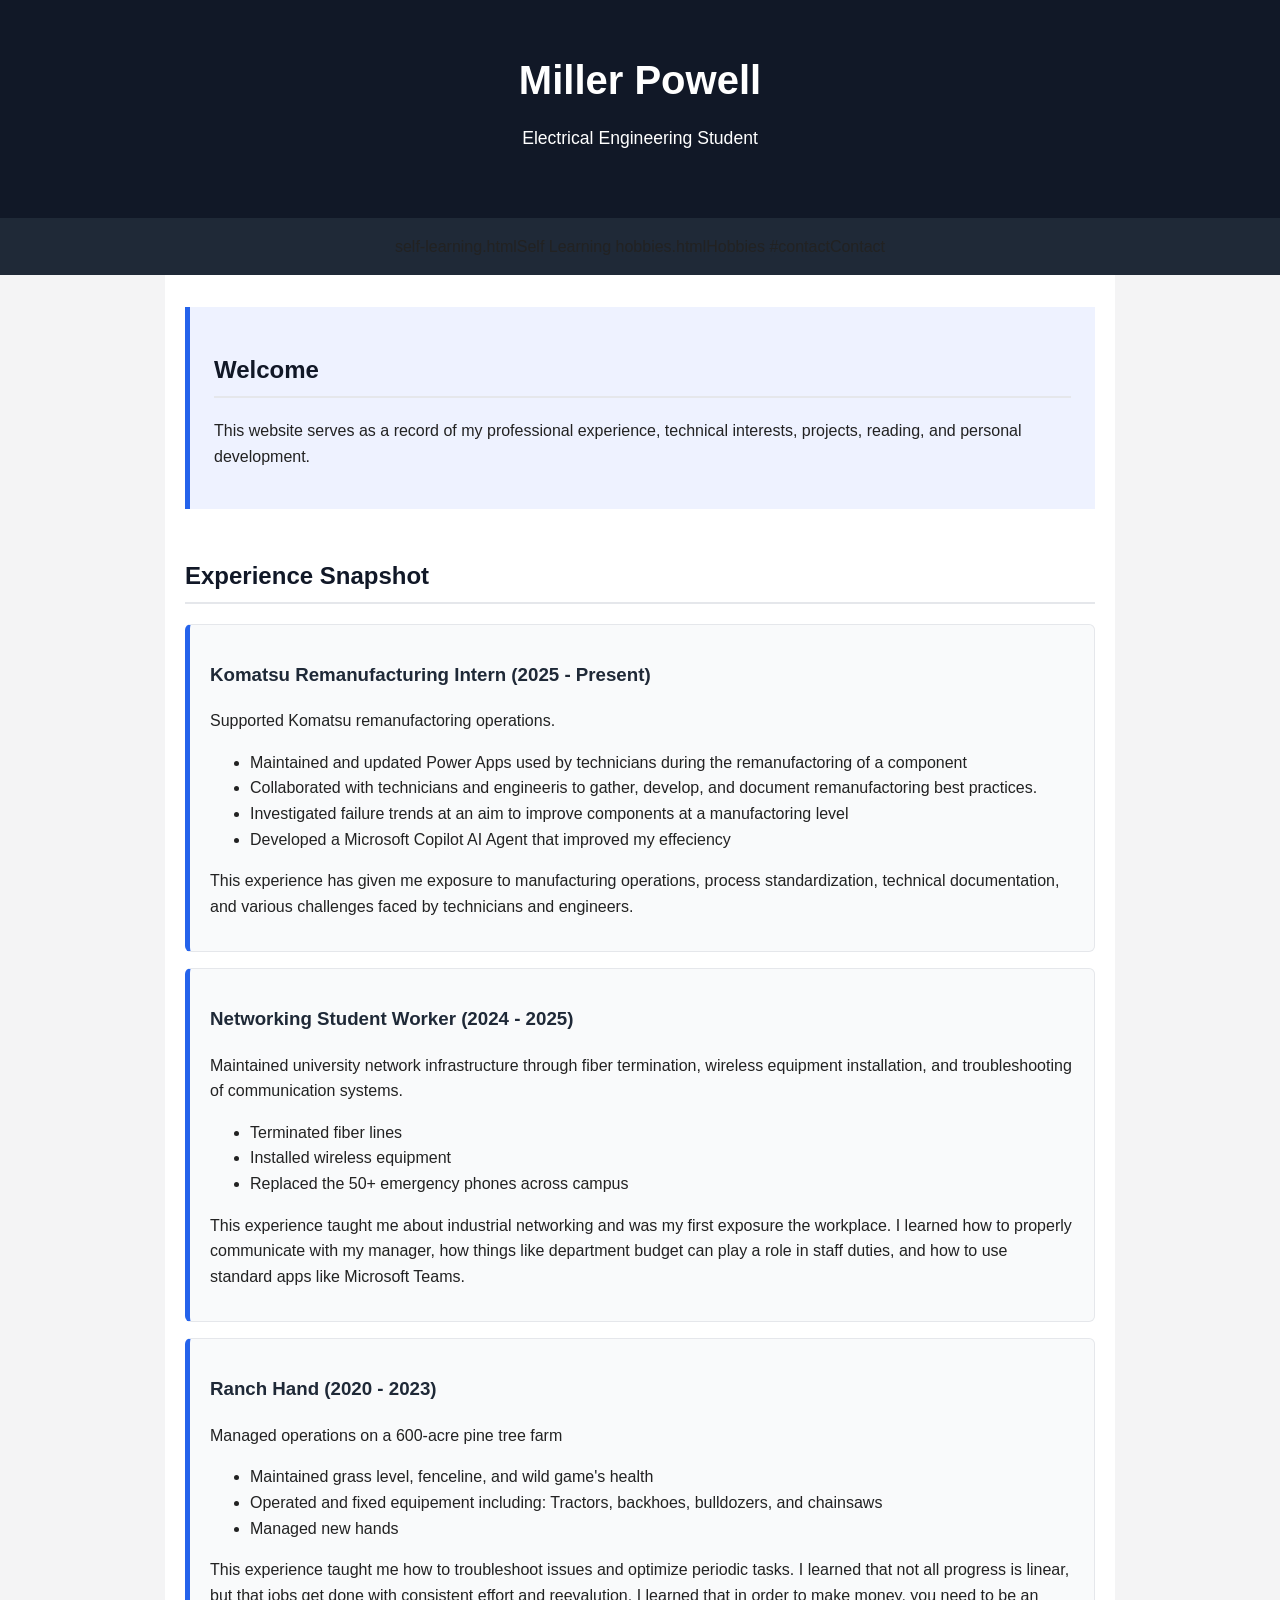
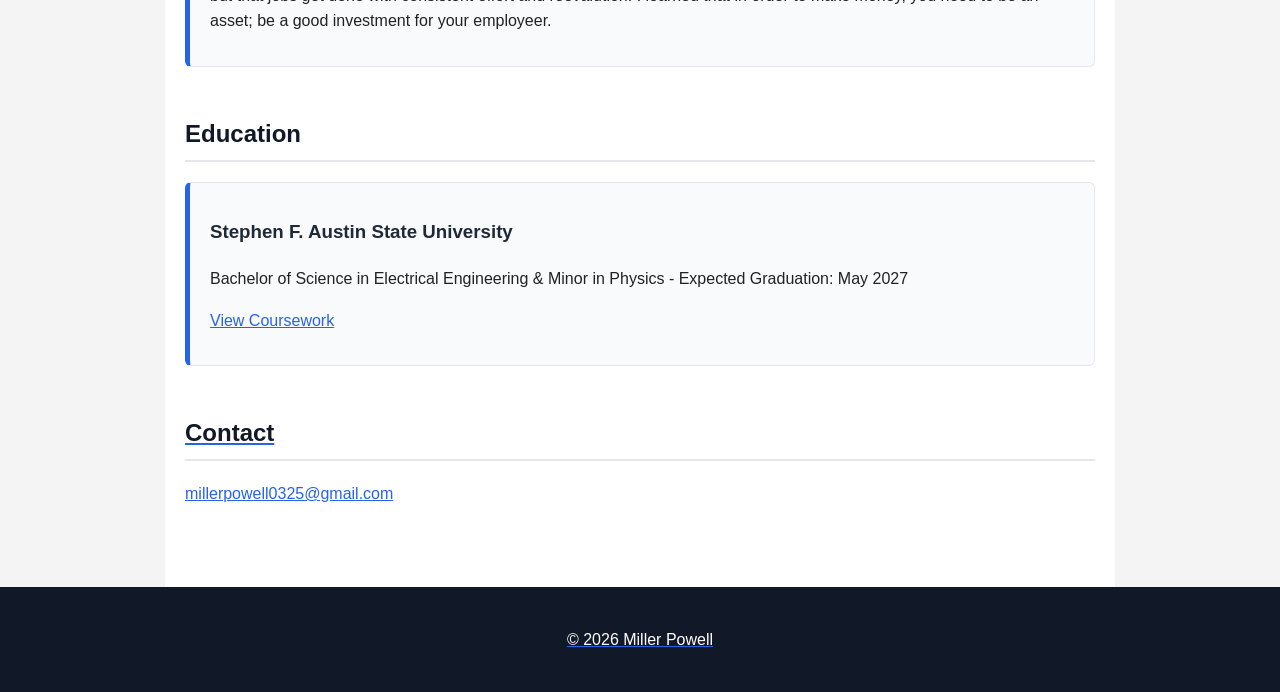
<file: index.html>
<!DOCTYPE html>
<html lang="en">
<head>
    <meta charset="UTF-8" />
    <meta name="viewport"
          content="width=device-width, initial-scale=1.0" />

    <title>Miller Powell</title>

    <link rel="stylesheet" href="style.css">
</head>

<body>
  <header>
    <h1>Miller Powell</h1>
    <p>Electrical Engineering Student</p>
  </header>

    <nav>
      <adex.htmlHome</a>
      <aursework.htmlSFA Coursework</a>
      self-learning.htmlSelf Learning</a>
      hobbies.htmlHobbies</a>
      #contactContact</a>
    </nav>

  <main>
    <section id="intro" class="hero">

    <h2>Welcome</h2>
    
    <p>
    This website serves as a record of my professional experience, technical interests,
    projects, reading, and personal development.
    </p>

    </section>

    <section id="experience">

  <h2>Experience Snapshot</h2>

  <div class="card">
    <h3>Komatsu Remanufacturing Intern (2025 - Present)</h3>

      
    <p>
    Supported Komatsu remanufactoring operations.
    </p>

    <ul>
        <li>
            Maintained and updated Power Apps used by technicians during the remanufactoring of a component
        </li>

        <li>
            Collaborated with technicians and engineeris to gather, develop, and document remanufactoring best
            practices.
        </li>

        <li>
            Investigated failure trends at an aim to improve components at a manufactoring level
        </li>

        <li>
            Developed a Microsoft Copilot AI Agent that improved my effeciency
        </li>
    </ul>

    <p>
        This experience has given me exposure to manufacturing operations,
        process standardization, technical documentation, and various
        challenges faced by technicians and engineers.
    </p>

    </div>

    <div class="card">
    <h3>Networking Student Worker (2024 - 2025)</h3>

    <p>
      Maintained university network infrastructure through fiber termination,
      wireless equipment installation, and troubleshooting of communication systems.
    </p>

    <ul>
        <li>
            Terminated fiber lines
        </li>

        <li>
            Installed wireless equipment
        </li>

        <li>
            Replaced the 50+ emergency phones across campus
        </li>
    </ul>

    <p>
        This experience taught me about industrial networking and was my first exposure the
        workplace. I learned how to properly communicate with my manager, how things like
        department budget can play a role in staff duties, and how to use standard apps
        like Microsoft Teams.
    </p>
        
  </div>

  <div class="card">
    <h3>Ranch Hand (2020 - 2023)</h3>

    <p>
      Managed operations on a 600-acre pine tree farm
    </p>
      <ul>
        <li>
            Maintained grass level, fenceline, and wild game's health
        </li>

        <li>
            Operated and fixed equipement including: Tractors, backhoes, bulldozers, and chainsaws
        </li>

        <li>
            Managed new hands
        </li>
    </ul>

    <p>
        This experience taught me how to troubleshoot issues and optimize periodic tasks.
        I learned that not all progress is linear, but that jobs get done with consistent 
        effort and reevalution. I learned that in order to make money, you need to be an
        asset; be a good investment for your employeer.
    </p>
      
  </div>

</section>

<section id="education">

  <h2>Education</h2>

    <div class="card">

    <h3>Stephen F. Austin State University</h3>

    <p>
      Bachelor of Science in Electrical Engineering & Minor in Physics - 
      Expected Graduation: May 2027
    </p>

    <p>
        <a href="coursework.html">View Coursework
    </p>

    </div>

</section>
      
    <section id="contact">
      <h2>Contact</h2>
        <p>millerpowell0325@gmail.com</p>
    </section>
  </main>

  <footer>
    <p>© 2026 Miller Powell</p>
  </footer>
</body>
</html>
</file>
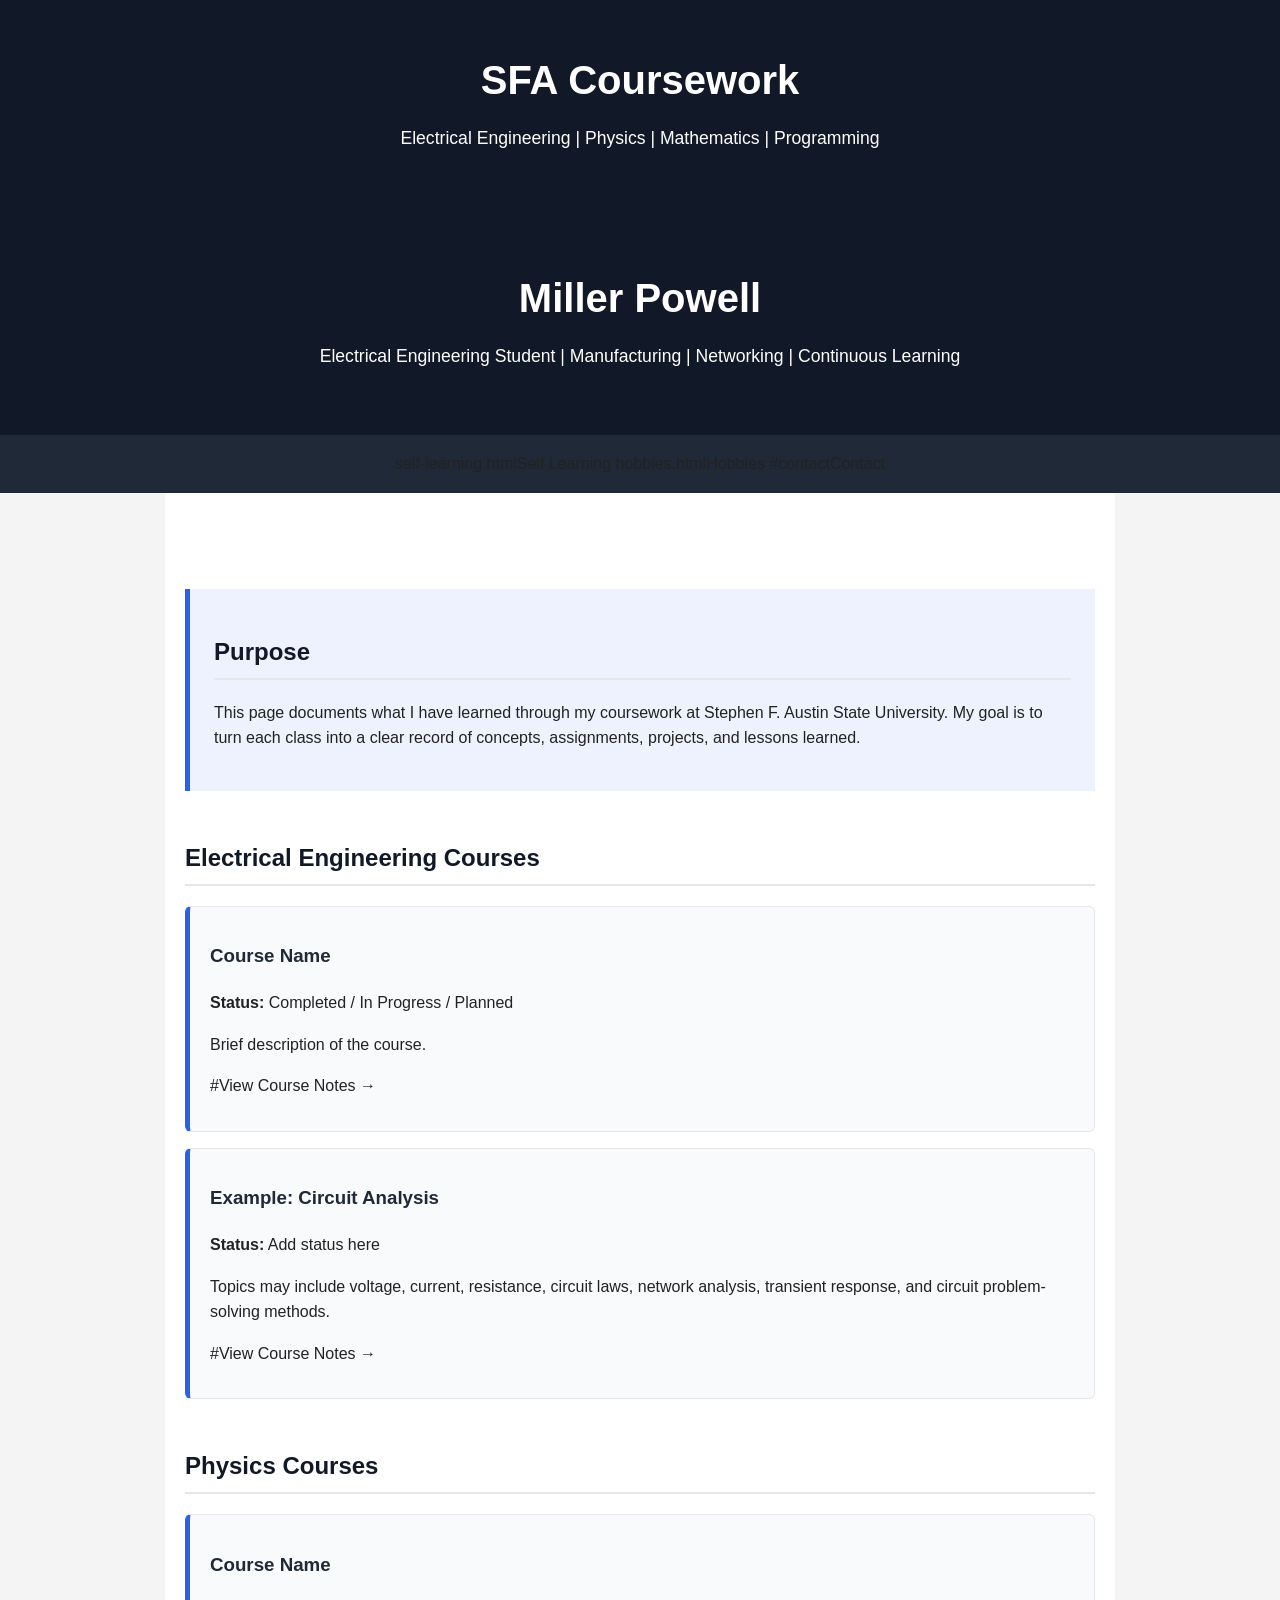
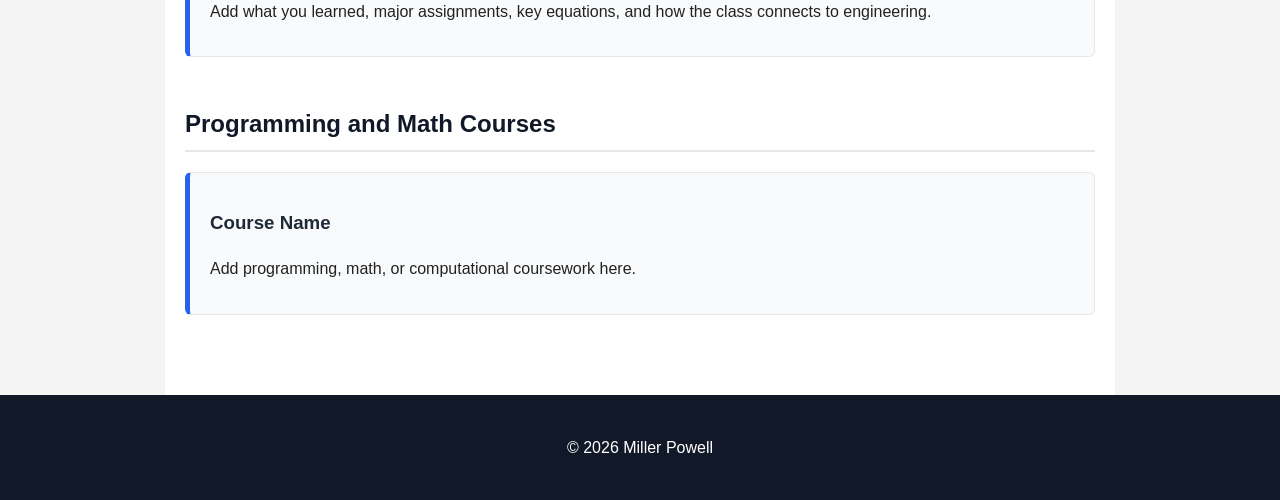
<file: coursework.html>
<!DOCTYPE html>
<html lang="en">
<head>
  <meta charset="UTF-8">
  <meta name="viewport" content="width=device-width, initial-scale=1.0">

  <title>SFA Coursework | Miller Powell</title>

  <link rel="stylesheet" href="style.css">
</head>

<body>
  <header>
    <h1>SFA Coursework</h1>
    <p>Electrical Engineering | Physics | Mathematics | Programming</p>
  </header>

  <body>

  <header>
    <h1>Miller Powell</h1>
    <p>
      Electrical Engineering Student | Manufacturing | Networking | Continuous Learning
    </p>
  </header>

  <nav>
  <adex.htmlHome</a>
  <aursework.htmlSFA Coursework</a>
  self-learning.htmlSelf Learning</a>
  hobbies.htmlHobbies</a>
  #contactContact</a>
  </nav>

  <main>

    <!-- All page content goes here -->

  </main>

</body>

  <main>

    <section class="hero">
      <h2>Purpose</h2>

      <p>
        This page documents what I have learned through my coursework at Stephen F. Austin State University.
        My goal is to turn each class into a clear record of concepts, assignments, projects, and lessons learned.
      </p>
    </section>

    <section>
      <h2>Electrical Engineering Courses</h2>

      <div class="card">
        <h3>Course Name</h3>
        <p><strong>Status:</strong> Completed / In Progress / Planned</p>

        <p>
          Brief description of the course.
        </p>

        <p>
          #View Course Notes →</a>
        </p>
      </div>

      <div class="card">
        <h3>Example: Circuit Analysis</h3>
        <p><strong>Status:</strong> Add status here</p>

        <p>
          Topics may include voltage, current, resistance, circuit laws, network analysis,
          transient response, and circuit problem-solving methods.
        </p>

        <p>
          #View Course Notes →</a>
        </p>
      </div>
    </section>

    <section>
      <h2>Physics Courses</h2>

      <div class="card">
        <h3>Course Name</h3>
        <p>
          Add what you learned, major assignments, key equations, and how the class connects
          to engineering.
        </p>
      </div>
    </section>

    <section>
      <h2>Programming and Math Courses</h2>

      <div class="card">
        <h3>Course Name</h3>
        <p>
          Add programming, math, or computational coursework here.
        </p>
      </div>
    </section>

  </main>

  <footer>
    <p>© 2026 Miller Powell</p>
  </footer>
</body>
</html>
</file>
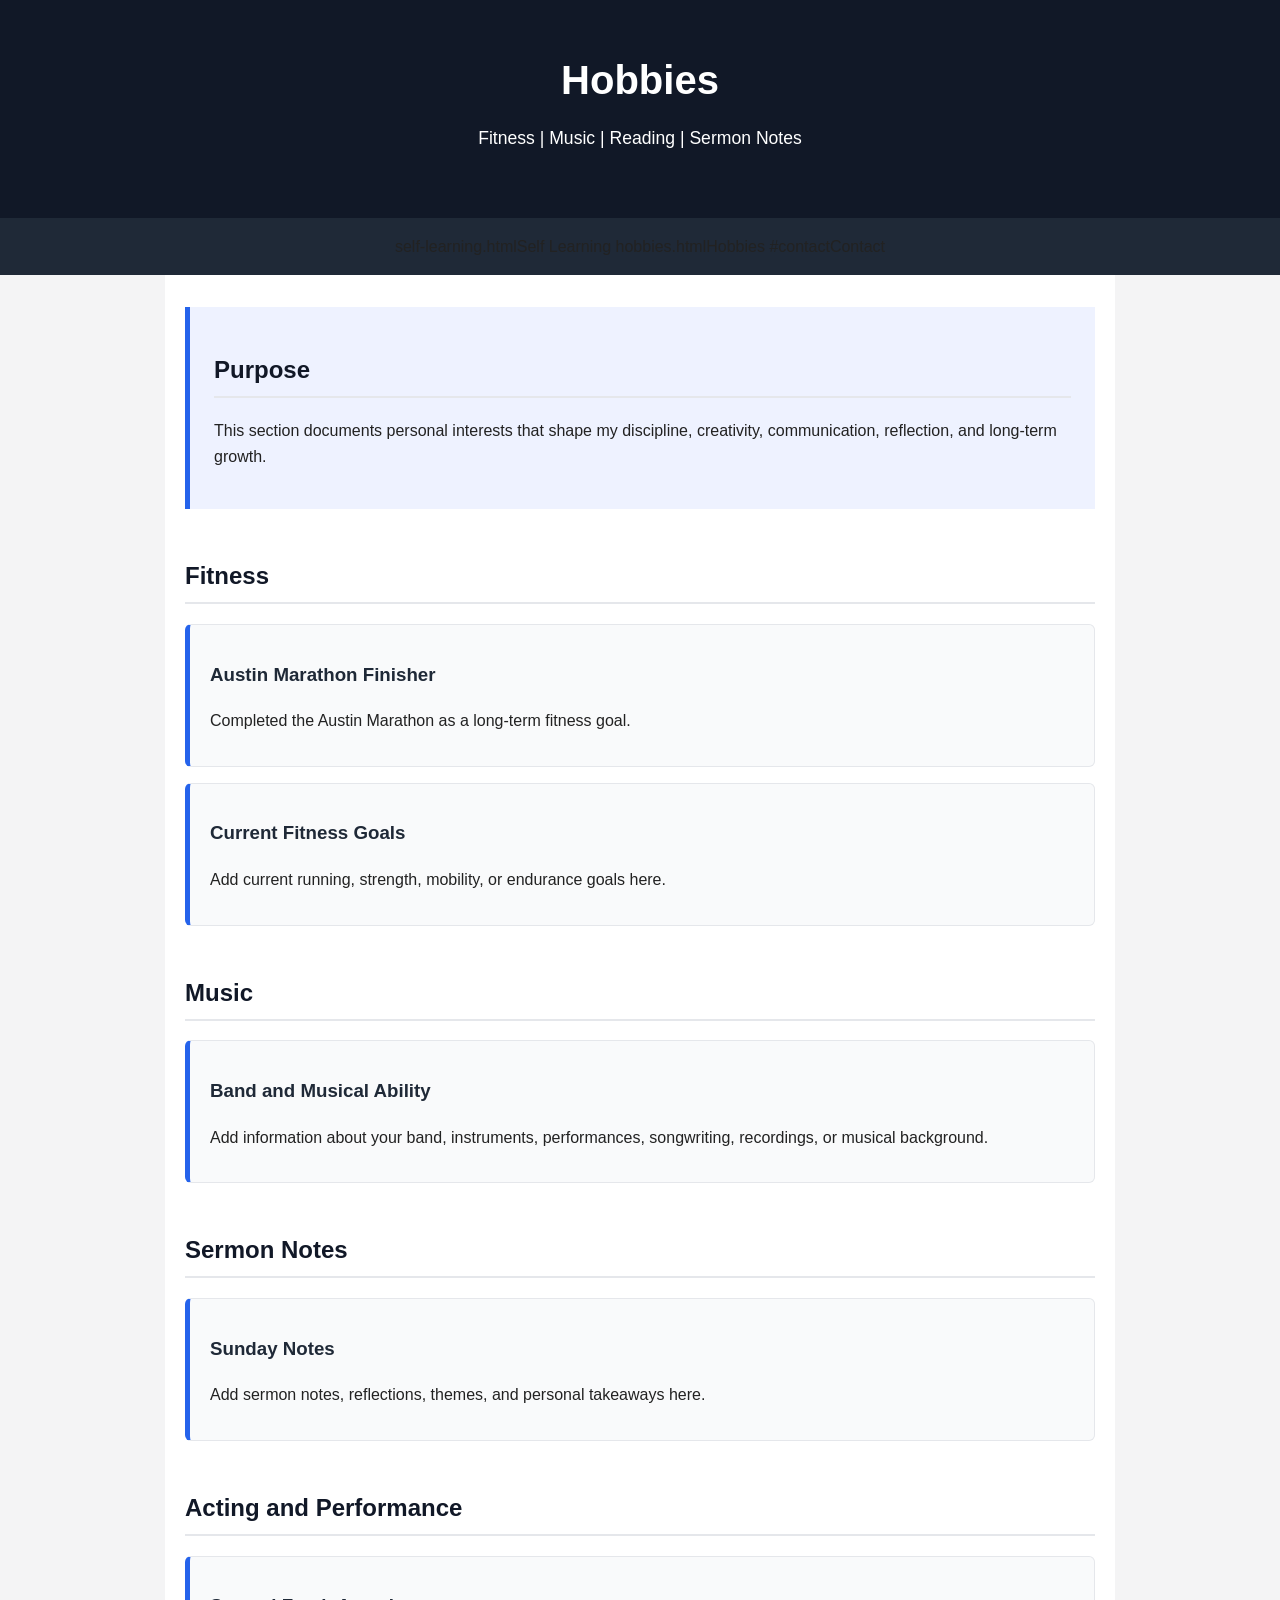
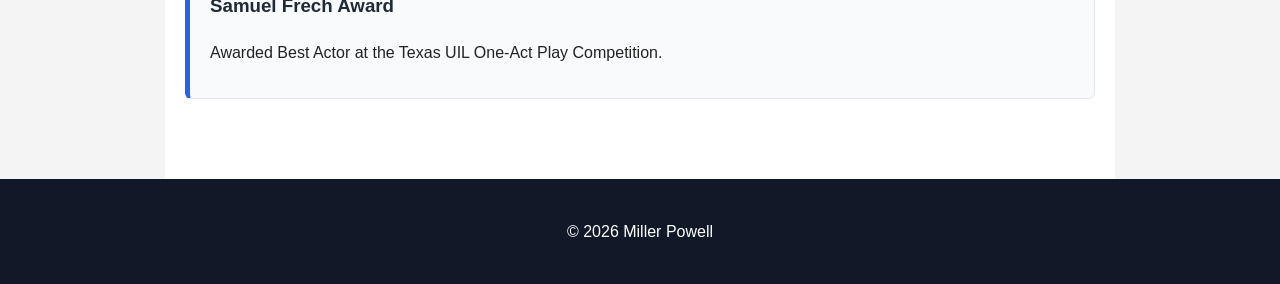
<file: hobbies.html>
<!DOCTYPE html>
<html lang="en">
<head>
  <meta charset="UTF-8">
  <meta name="viewport" content="width=device-width, initial-scale=1.0">

  <title>Hobbies | Miller Powell</title>

  <link rel="stylesheet" href="style.css">
</head>

<body>
  <header>
    <h1>Hobbies</h1>
    <p>Fitness | Music | Reading | Sermon Notes</p>
  </header>

  <nav>
  <adex.htmlHome</a>
  <aursework.htmlSFA Coursework</a>
  self-learning.htmlSelf Learning</a>
  hobbies.htmlHobbies</a>
  #contactContact</a>
  </nav>

  <main>

    <section class="hero">
      <h2>Purpose</h2>

      <p>
        This section documents personal interests that shape my discipline, creativity,
        communication, reflection, and long-term growth.
      </p>
    </section>

    <section>
      <h2>Fitness</h2>

      <div class="card">
        <h3>Austin Marathon Finisher</h3>
        <p>
          Completed the Austin Marathon as a long-term fitness goal.
        </p>
      </div>

      <div class="card">
        <h3>Current Fitness Goals</h3>
        <p>
          Add current running, strength, mobility, or endurance goals here.
        </p>
      </div>
    </section>

    <section>
      <h2>Music</h2>

      <div class="card">
        <h3>Band and Musical Ability</h3>
        <p>
          Add information about your band, instruments, performances, songwriting,
          recordings, or musical background.
        </p>
      </div>
    </section>

    <section>
      <h2>Sermon Notes</h2>

      <div class="card">
        <h3>Sunday Notes</h3>
        <p>
          Add sermon notes, reflections, themes, and personal takeaways here.
        </p>
      </div>
    </section>

    <section>
      <h2>Acting and Performance</h2>

      <div class="card">
        <h3>Samuel Frech Award</h3>
        <p>
          Awarded Best Actor at the Texas UIL One-Act Play Competition.
        </p>
      </div>
    </section>

  </main>

  <footer>
    <p>© 2026 Miller Powell</p>
  </footer>
</body>
</html>
</file>
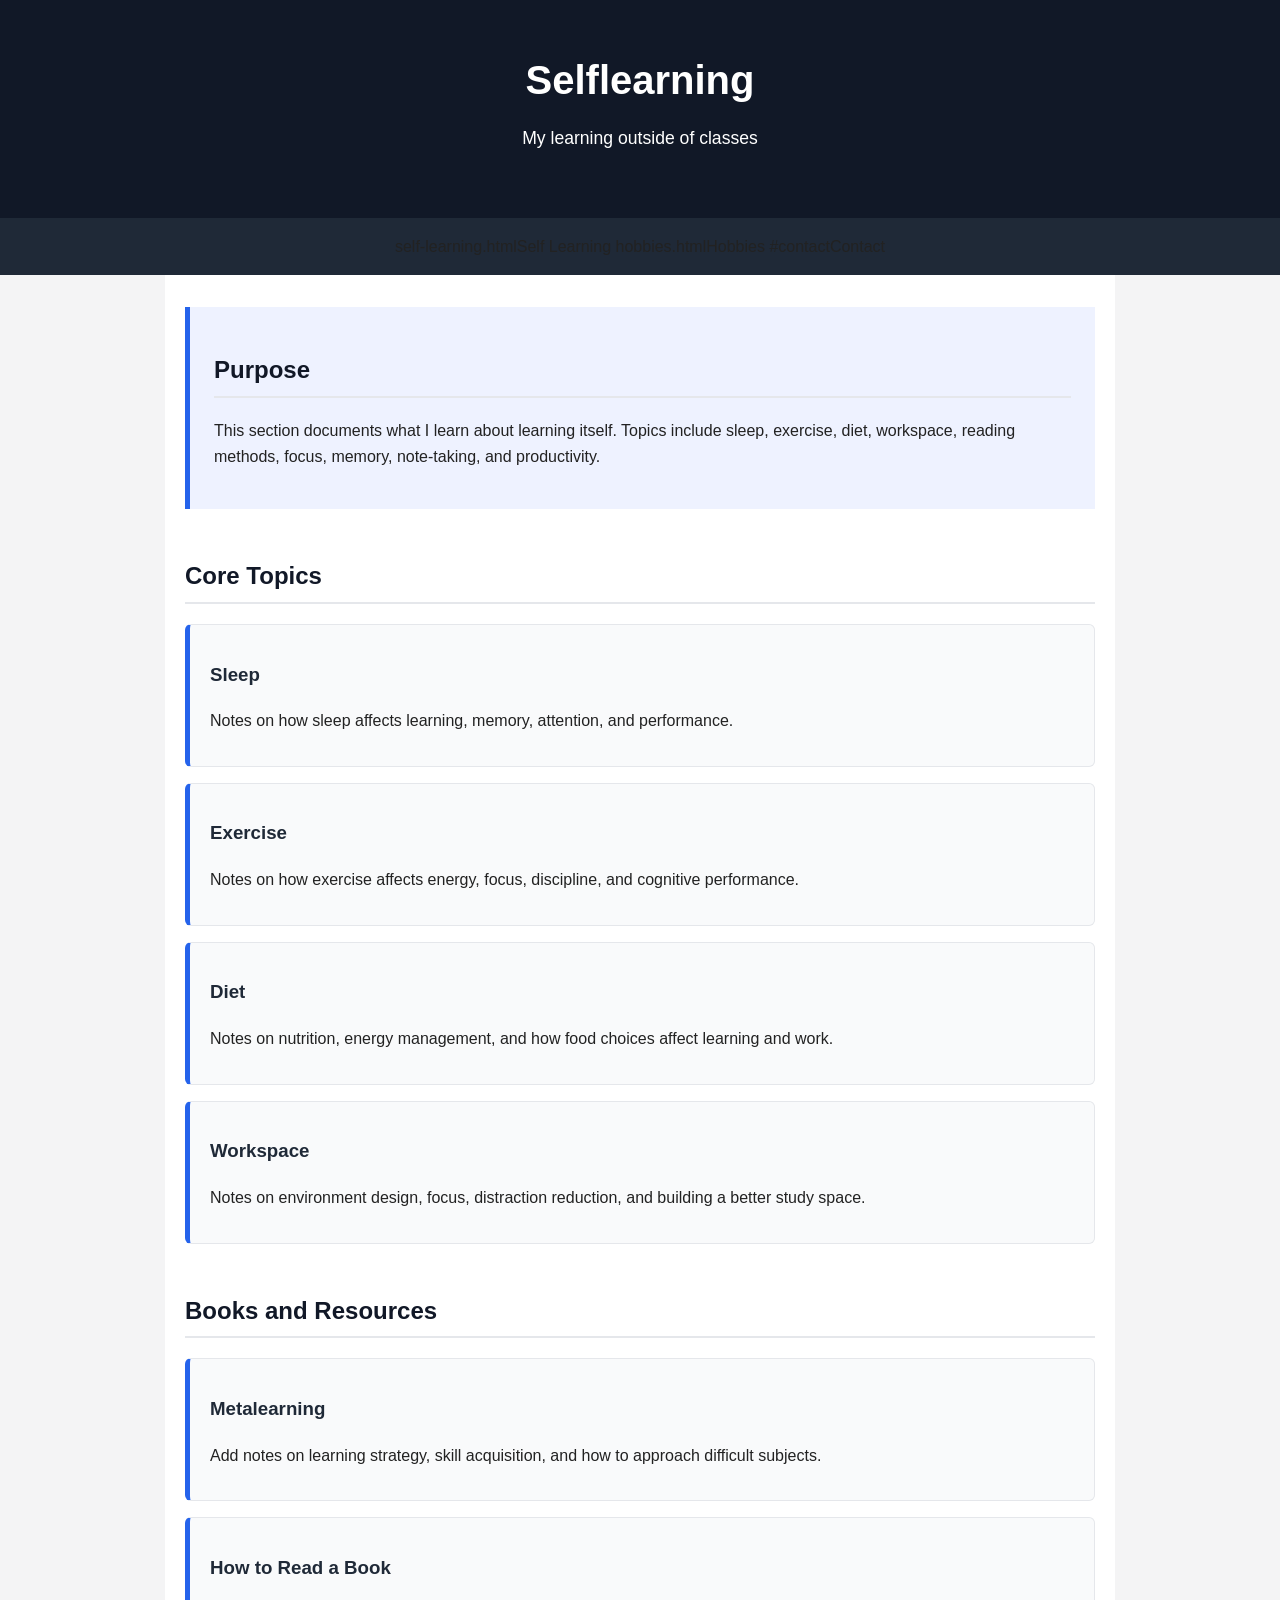
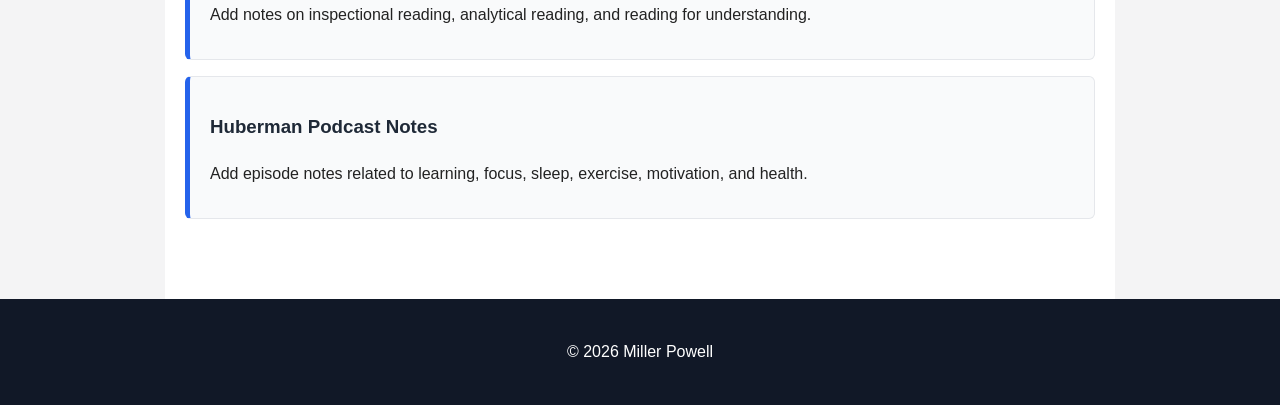
<file: self-learning.html>
<!DOCTYPE html>
<html lang="en">
<head>
  <meta charset="UTF-8">
  <meta name="viewport" content="width=device-width, initial-scale=1.0">

  <title>Selflearning | Miller Powell</title>

  <link rel="stylesheet" href="style.css">
</head>

<body>
  <header>
    <h1>Selflearning</h1>
    <p>My learning outside of classes</p>
  </header>

  <nav>
  <adex.htmlHome</a>
  <aursework.htmlSFA Coursework</a>
  self-learning.htmlSelf Learning</a>
  hobbies.htmlHobbies</a>
  #contactContact</a>
  </nav>

  <main>

    <section class="hero">
      <h2>Purpose</h2>

      <p>
        This section documents what I learn about learning itself. Topics include sleep,
        exercise, diet, workspace, reading methods, focus, memory, note-taking, and productivity.
      </p>
    </section>

    <section>
      <h2>Core Topics</h2>

      <div class="card">
        <h3>Sleep</h3>
        <p>
          Notes on how sleep affects learning, memory, attention, and performance.
        </p>
      </div>

      <div class="card">
        <h3>Exercise</h3>
        <p>
          Notes on how exercise affects energy, focus, discipline, and cognitive performance.
        </p>
      </div>

      <div class="card">
        <h3>Diet</h3>
        <p>
          Notes on nutrition, energy management, and how food choices affect learning and work.
        </p>
      </div>

      <div class="card">
        <h3>Workspace</h3>
        <p>
          Notes on environment design, focus, distraction reduction, and building a better study space.
        </p>
      </div>
    </section>

    <section>
      <h2>Books and Resources</h2>

      <div class="card">
        <h3>Metalearning</h3>
        <p>
          Add notes on learning strategy, skill acquisition, and how to approach difficult subjects.
        </p>
      </div>

      <div class="card">
        <h3>How to Read a Book</h3>
        <p>
          Add notes on inspectional reading, analytical reading, and reading for understanding.
        </p>
      </div>

      <div class="card">
        <h3>Huberman Podcast Notes</h3>
        <p>
          Add episode notes related to learning, focus, sleep, exercise, motivation, and health.
        </p>
      </div>
    </section>

  </main>

  <footer>
    <p>© 2026 Miller Powell</p>
  </footer>
</body>
</html>
</file>
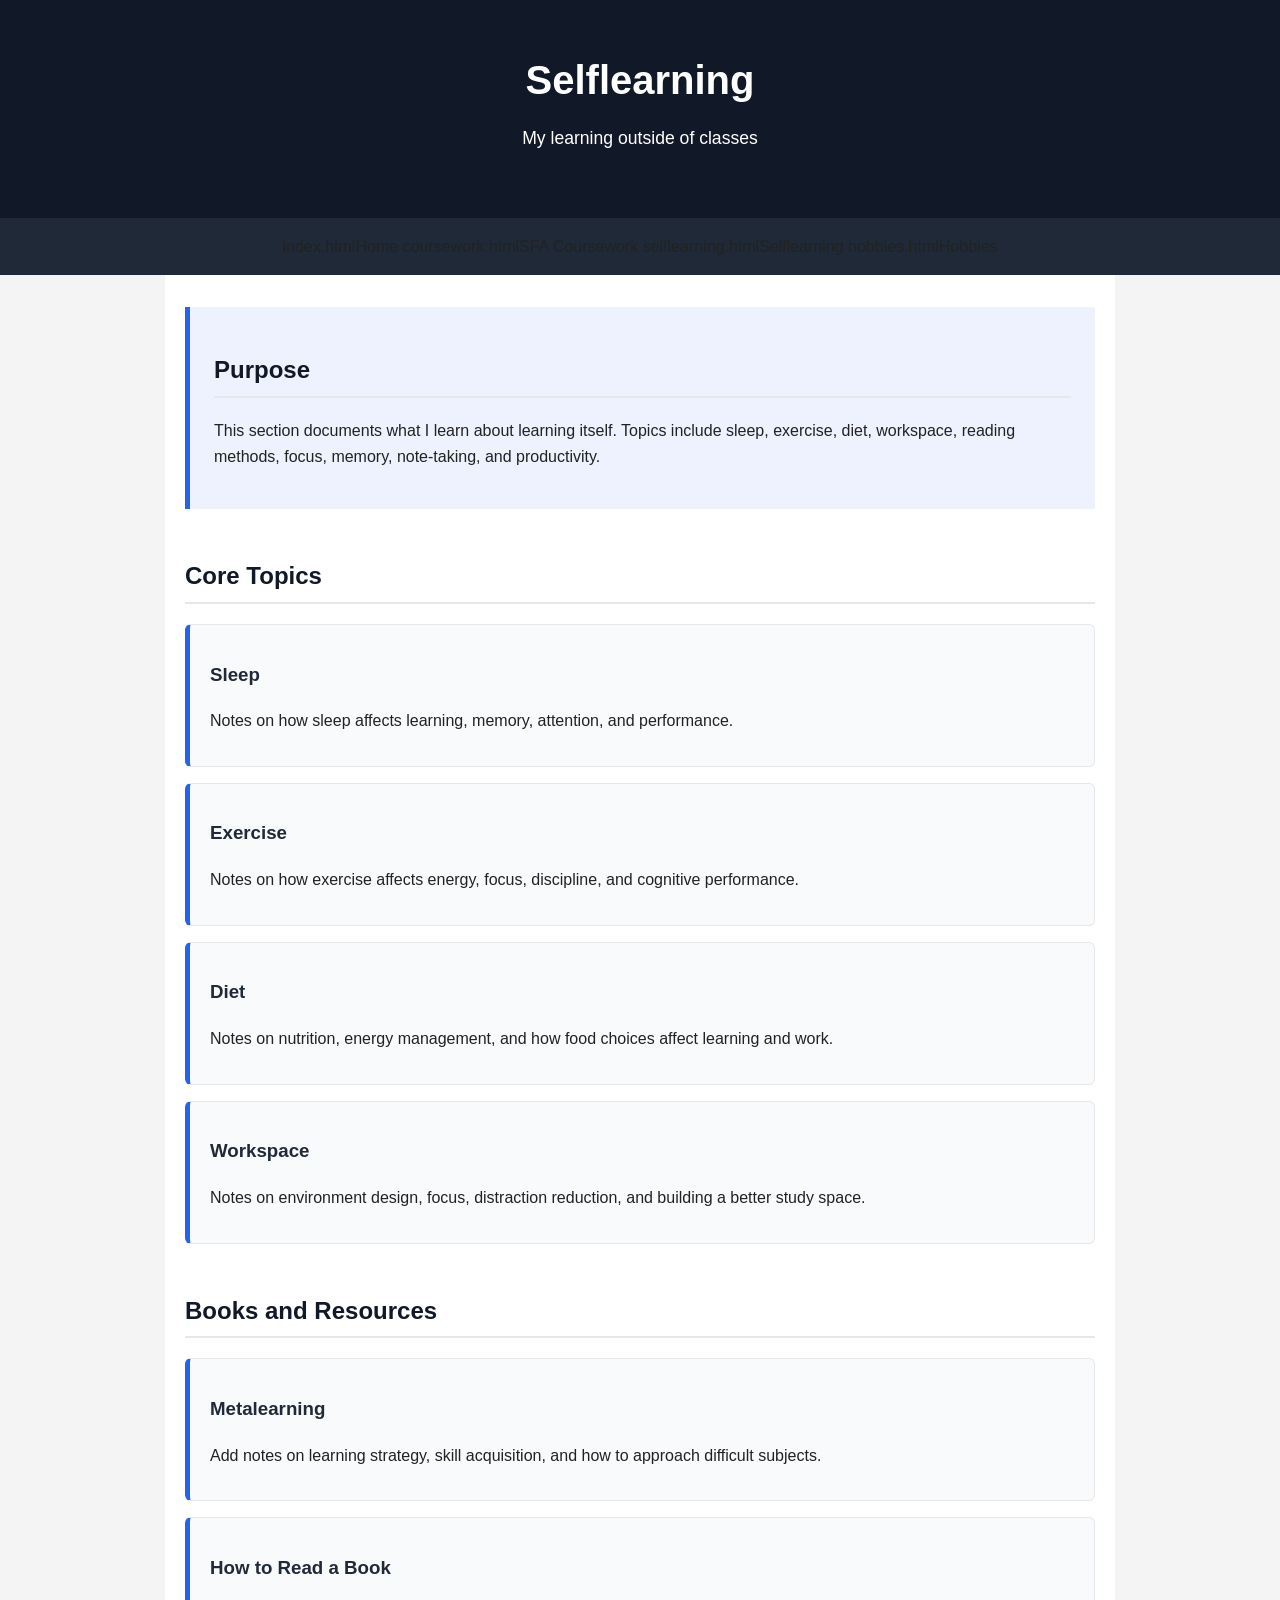
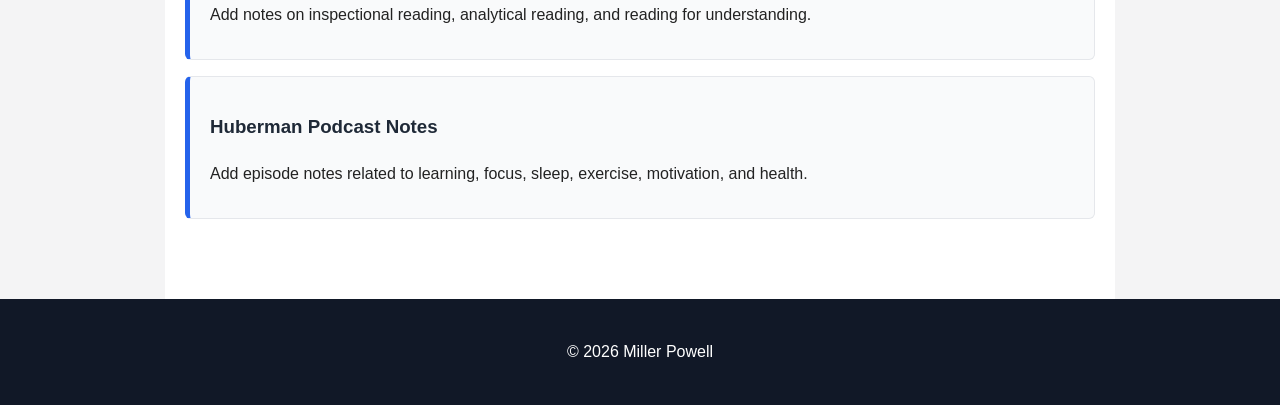
<file: selflearning.html>
<!DOCTYPE html>
<html lang="en">
<head>
  <meta charset="UTF-8">
  <meta name="viewport" content="width=device-width, initial-scale=1.0">

  <title>Selflearning | Miller Powell</title>

  <link rel="stylesheet" href="style.css">
</head>

<body>
  <header>
    <h1>Selflearning</h1>
    <p>My learning outside of classes</p>
  </header>

  <nav>
    index.htmlHome</a>
    coursework.htmlSFA Coursework</a>
    selflearning.htmlSelflearning</a>
    hobbies.htmlHobbies</a>
  </nav>

  <main>

    <section class="hero">
      <h2>Purpose</h2>

      <p>
        This section documents what I learn about learning itself. Topics include sleep,
        exercise, diet, workspace, reading methods, focus, memory, note-taking, and productivity.
      </p>
    </section>

    <section>
      <h2>Core Topics</h2>

      <div class="card">
        <h3>Sleep</h3>
        <p>
          Notes on how sleep affects learning, memory, attention, and performance.
        </p>
      </div>

      <div class="card">
        <h3>Exercise</h3>
        <p>
          Notes on how exercise affects energy, focus, discipline, and cognitive performance.
        </p>
      </div>

      <div class="card">
        <h3>Diet</h3>
        <p>
          Notes on nutrition, energy management, and how food choices affect learning and work.
        </p>
      </div>

      <div class="card">
        <h3>Workspace</h3>
        <p>
          Notes on environment design, focus, distraction reduction, and building a better study space.
        </p>
      </div>
    </section>

    <section>
      <h2>Books and Resources</h2>

      <div class="card">
        <h3>Metalearning</h3>
        <p>
          Add notes on learning strategy, skill acquisition, and how to approach difficult subjects.
        </p>
      </div>

      <div class="card">
        <h3>How to Read a Book</h3>
        <p>
          Add notes on inspectional reading, analytical reading, and reading for understanding.
        </p>
      </div>

      <div class="card">
        <h3>Huberman Podcast Notes</h3>
        <p>
          Add episode notes related to learning, focus, sleep, exercise, motivation, and health.
        </p>
      </div>
    </section>

  </main>

  <footer>
    <p>© 2026 Miller Powell</p>
  </footer>
</body>
</html>
</file>
<file: style.css>
* {
  box-sizing: border-box;
}

body {
  margin: 0;
  font-family: Arial, Helvetica, sans-serif;
  line-height: 1.6;
  color: #222;
  background: #f4f4f5;
}

header {
  background: #111827;
  color: white;
  padding: 3rem 1.5rem;
  text-align: center;
}

header h1 {
  margin: 0;
  font-size: 2.5rem;
}

header p {
  margin-top: 0.75rem;
  font-size: 1.1rem;
}

nav {
  background: #1f2937;
  padding: 1rem;
  text-align: center;
  position: sticky;
  top: 0;
}

nav a {
  color: white;
  margin: 0 0.75rem;
  text-decoration: none;
  font-weight: bold;
}

nav a:hover {
  text-decoration: underline;
}

main {
  max-width: 950px;
  margin: 0 auto;
  padding: 2rem 1.25rem;
  background: white;
}

section {
  margin-bottom: 3rem;
}

.hero {
  background: #eef2ff;
  border-left: 5px solid #2563eb;
  padding: 1.5rem;
}

.card {
  background: #f9fafb;
  border: 1px solid #e5e7eb;
  border-left: 5px solid #2563eb;
  padding: 1rem 1.25rem;
  margin: 1rem 0;
  border-radius: 6px;
}

h2 {
  color: #111827;
  border-bottom: 2px solid #e5e7eb;
  padding-bottom: 0.4rem;
}

h3 {
  color: #1f2937;
}

a {
  color: #2563eb;
}

footer {
  text-align: center;
  padding: 1.5rem;
  background: #111827;
  color: white;
}
</file>
